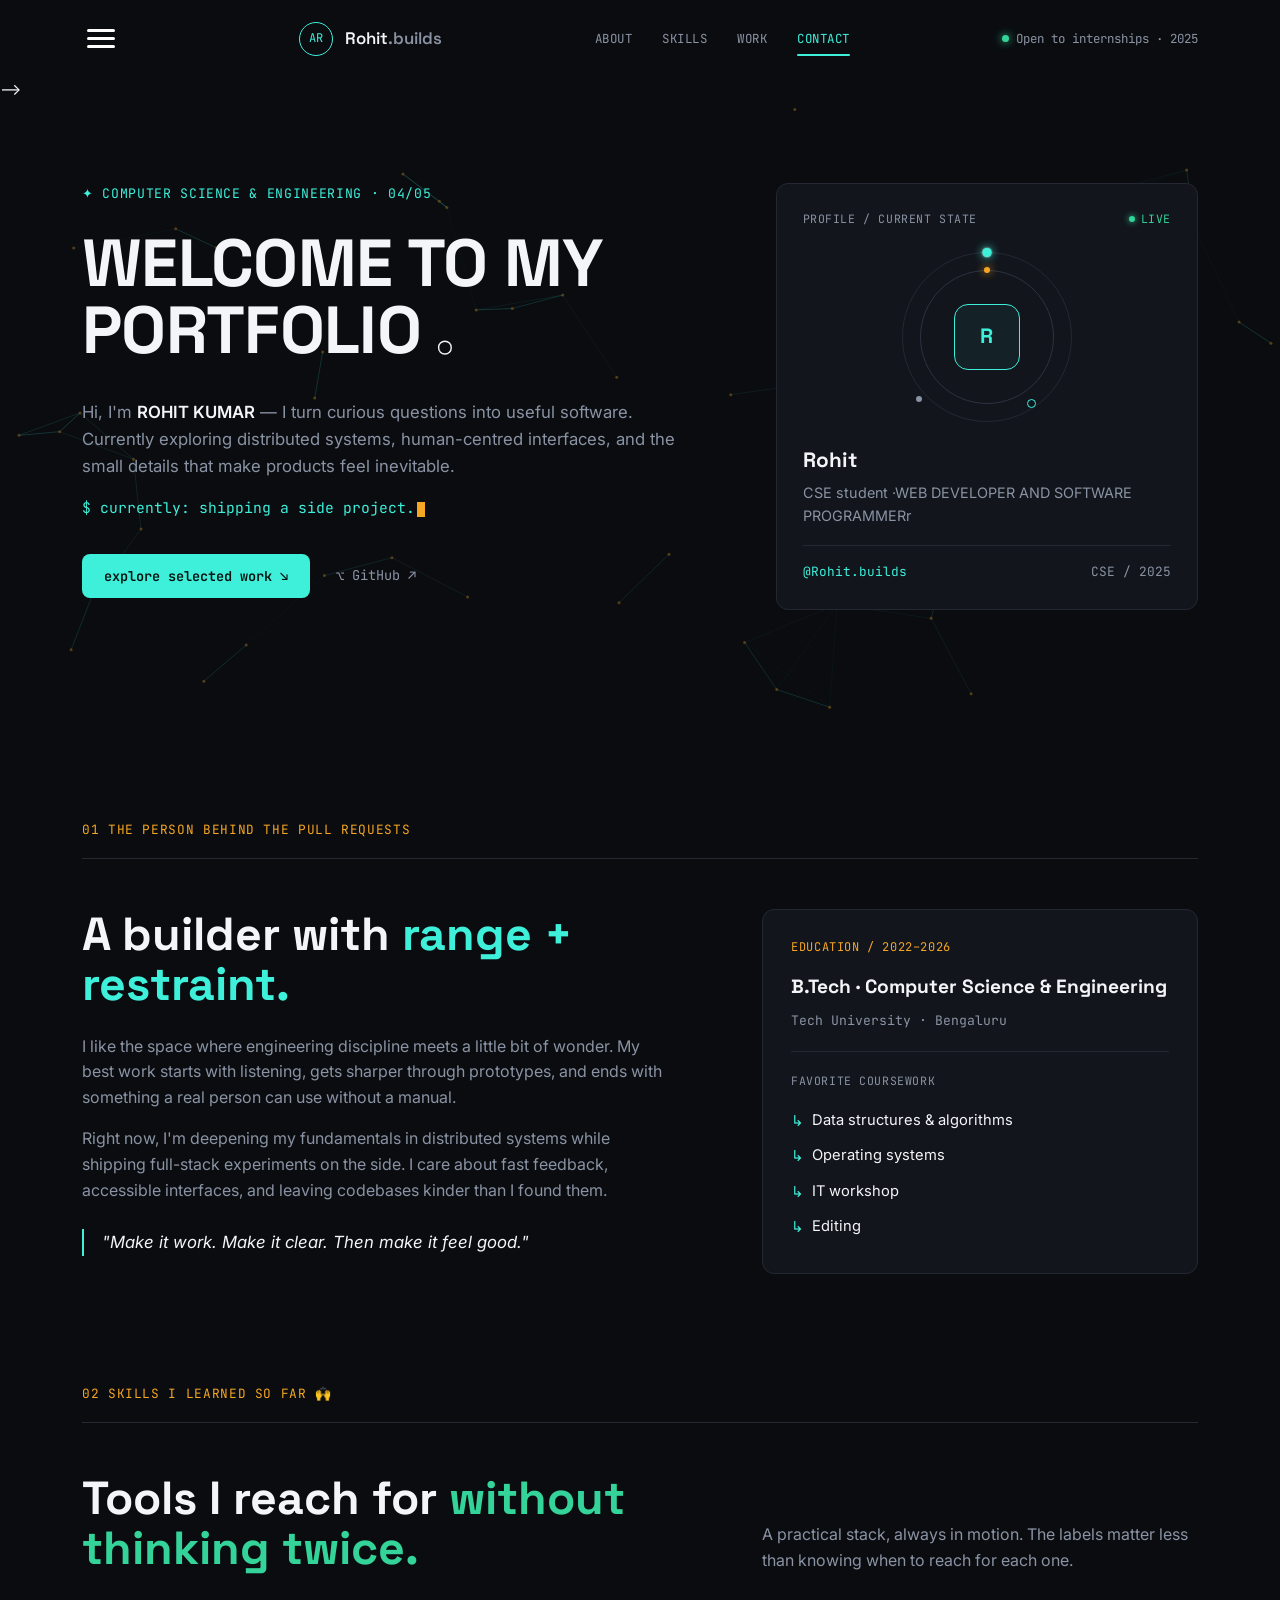
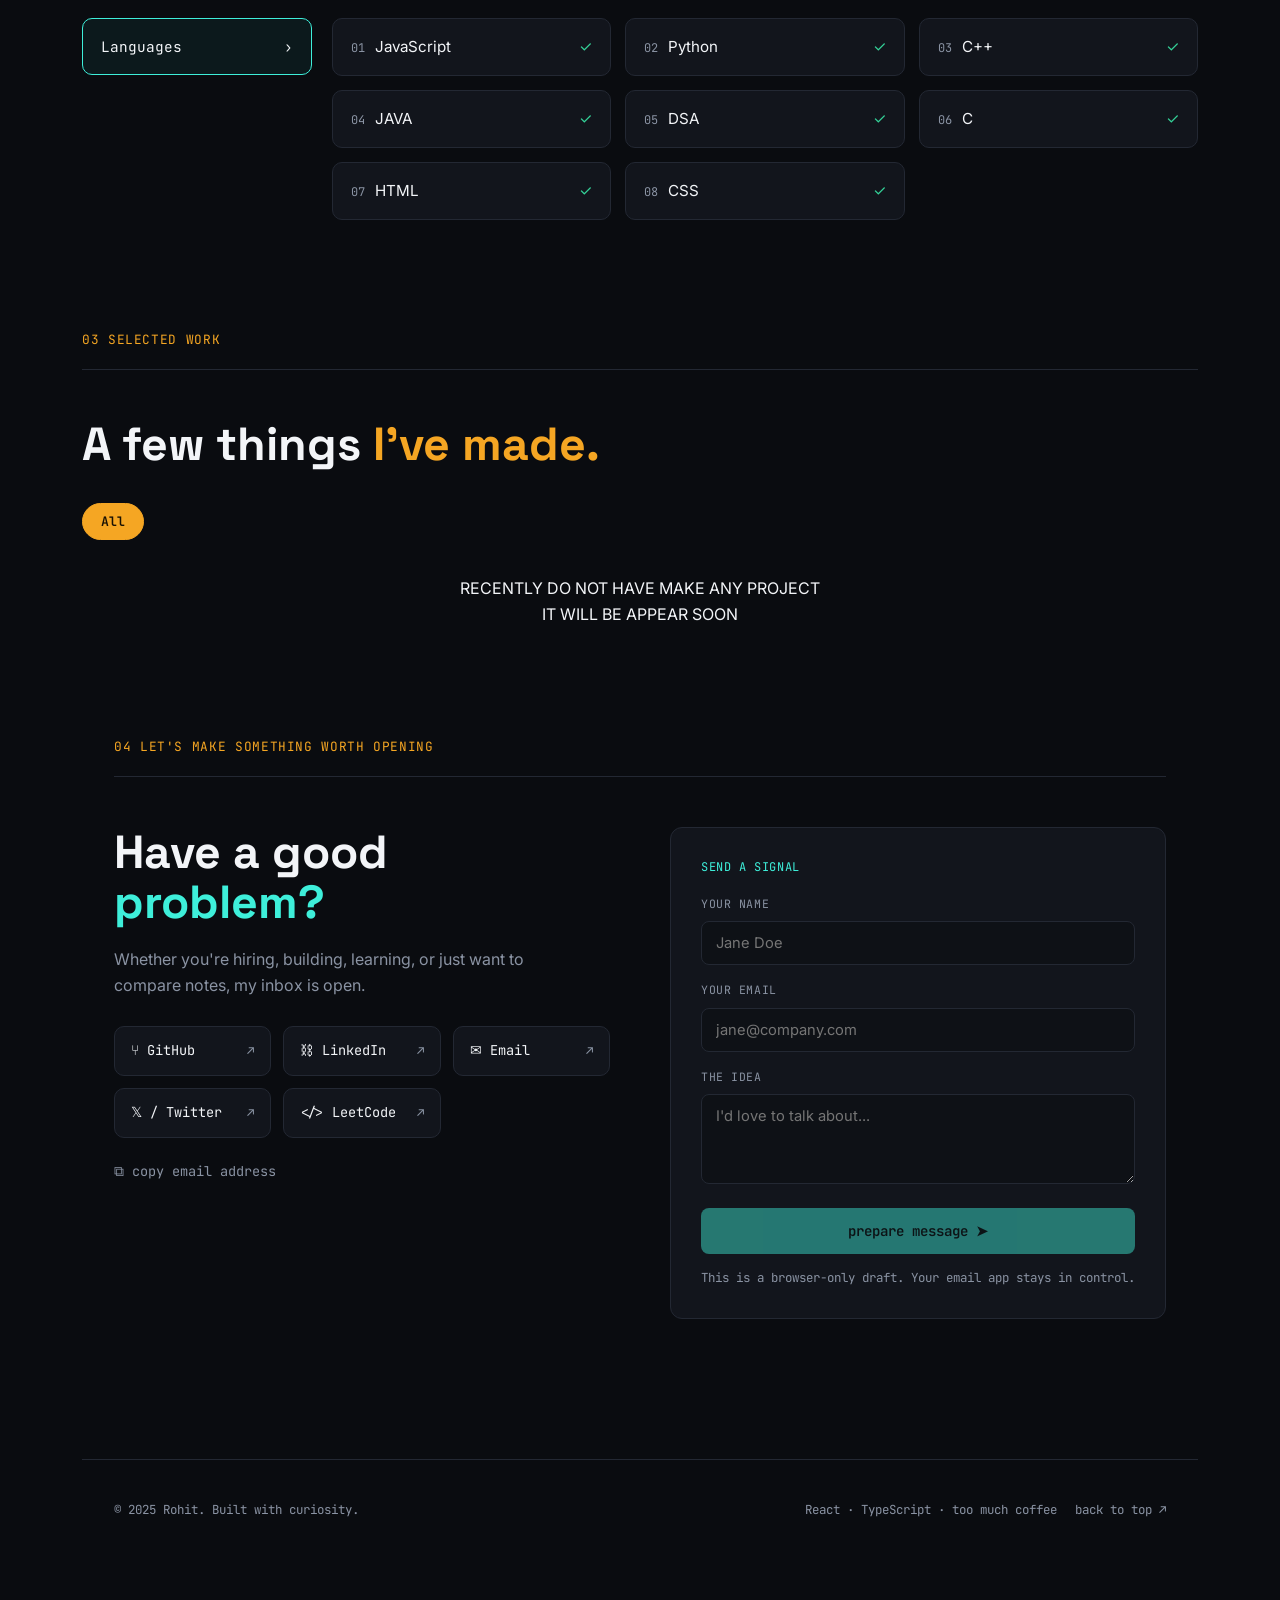
<file: index.html>
<!DOCTYPE html>
<html lang="en">
<head>
<meta charset="UTF-8">
<meta name="viewport" content="width=device-width, initial-scale=1.0">
<title>Rohit kumar— CSE student portfolio</title>
<link rel="preconnect" href="https://fonts.googleapis.com">
<link href="https://fonts.googleapis.com/css2?family=Space+Grotesk:wght@500;600;700&family=Inter:wght@400;500;600&family=JetBrains+Mono:wght@400;500;600&display=swap" rel="stylesheet">
<link rel="Stylesheet" href="index.css">
</head>
<body>

<!-- <div id="toast"></div>
<div class="edit-badge" id="edit-badge">✎ edit mode on — click any dashed text to change it</div> -->





<nav>

  <!-- Hamburger button -->
  <button class="menu-btn" id="menuBtn" type="button" aria-label="Toggle menu">
    <span></span>
    <span></span>
    <span></span>
  </button>

  <div class="nav-left">
    <div class="avatar">AR</div>
    <div class="brand">
      Rohit<span class="dim">.builds</span>
    </div>
  </div>

  <div class="nav-mid">
    <a href="#about" data-nav="about">ABOUT</a>
    <a href="#skills" data-nav="skills">SKILLS</a>
    <a href="#work" data-nav="work">WORK</a>
    <a href="#contact" data-nav="contact">CONTACT</a>
  </div>

  <div class="nav-right">
    <div class="status">
      <span class="dot"></span>
      Open to internships · 2025
    </div>
  </div>

</nav>


<!-- Mobile/side menu -->
<div class="side-menu" id="sideMenu">
  <a href="#about">ABOUT</a>
  <a href="#skills">SKILLS</a>
  <a href="#work">WORK</a>
  <a href="#contact">CONTACT</a>
</div>






<!-- <header class="top">
<!-- Navigation -->
<!-- <header class="navbar">
    <button class="menu-btn" id="menuBtn">
        <span></span>
        <span></span>
        <span></span>
    </button> --> -->


<!-- Side Menu -->
<!-- <nav class="side-menu" id="sideMenu">
    <a href="#home">Home</a>
    <a href="#about">About Me</a>
    <a href="#skills">Skills</a>
    <a href="#projects">Projects</a>
    <a href="#contact">Contact</a>
</nav> -->

  <!-- <nav>
    <div class="nav-left">
      <div class="avatar">AR</div>
      <div class="brand">Rohit<span class="dim">.builds</span></div>
    </div>
    <div class="nav-mid">
      <a href="#about" data-nav="about">ABOUT</a>
      <a href="#skills" data-nav="skills">SKILLS</a>
      <a href="#work" data-nav="work">WORK</a>
      <a href="#contact" data-nav="contact">CONTACT</a>
    </div>
    <div class="nav-right">
      <div class="status"><span class="dot"></span> Open to internships · 2025</div>
      <button class="edit-btn">✎ edit profile</button> -->
    <!-- </div> -->
  

<div id="progress"></div>
<div class="hero-bg-wrap">
<canvas id="netcanvas"></canvas>
<div class="hero">
  <div>
    <div class="eyebrow">✦ COMPUTER SCIENCE &amp; ENGINEERING · 04/05</div>
    <h1>WELCOME TO MY PORTFOLIO <span class="outline">.</span></h1>
    <p class="bio" id="edit-bio">Hi, I'm <b>ROHIT KUMAR</b> — I turn curious questions into useful software. Currently exploring distributed systems, human-centred interfaces, and the small details that make products feel inevitable.</p>
    <p class="typed-line">$ currently: <span id="typed"></span><span class="cursor"></span></p>
    <div class="actions">
      <button class="btn-solid" onclick="document.getElementById('work').scrollIntoView({behavior:'smooth'})">explore selected work ↘</button>
      <a class="link-ghost" href="https://github.com/Rohitrivera" target="_blank" rel="noopener">⌥ GitHub ↗</a>
    </div>
  </div>

  <div>
    <div class="profile-card">
      <div class="pc-head">
        <span>PROFILE / CURRENT STATE</span>
        <span class="live"><span class="dot"></span>LIVE</span>
      </div>
      <div class="ring-wrap" id="ring-wrap">
        <div class="ring r1"></div>
        <div class="ring r2"></div>
        <div class="orbit" id="orbit1"><div class="orbit-dot"></div></div>
        <div class="orbit2" id="orbit2"><div class="orbit2-dot"></div></div>
        <div class="ring-core">R</div>
        <div class="tick t1"></div>
        <div class="tick t2"></div>
      </div>
      <h3 id="edit-name">Rohit </h3>
      <div class="role" id="edit-role">CSE student ·WEB DEVELOPER AND SOFTWARE PROGRAMMERr</div>
      <div class="pc-tagrow">
        <span class="handle">@Rohit.builds</span>
        <span class="yr">CSE / 2025</span>
      </div>
    </div>
   
    </div>
  </div>
</div>
</div>
<!-- 
<div class="terminal-wrap">
  <div class="terminal">
    <div class="term-bar">
      <div class="dots"><span class="r"></span><span class="y"></span><span class="g"></span></div>
      <span class="path">guest@Rohit: ~/portfolio</span>
      <span class="shell-tag">INTERACTIVE SHELL</span>
    </div>
    <div id="term-output">
      <p>welcome, builder. type <span style="color:var(--text)">`help`</span> to see what is available.</p>
    </div>
    <div class="term-input-row">
      <span class="p">guest@Rohit:~$</span>
      <input id="term-input" type="text" autocomplete="off" spellcheck="false" placeholder="type help" aria-label="Terminal input" />
    </div>
  </div>
</div> -->

<section id="about">
  <div class="sec-eyebrow">01 THE PERSON BEHIND THE PULL REQUESTS</div>
  <div class="sec-rule"></div>
  <div class="about-grid reveal">
    <div>
      <h2>A builder with <span class="accent">range + restraint.</span></h2>
      <p id="edit-about-p1">I like the space where engineering discipline meets a little bit of wonder. My best work starts with listening, gets sharper through prototypes, and ends with something a real person can use without a manual.</p>
      <p id="edit-about-p2">Right now, I'm deepening my fundamentals in distributed systems while shipping full-stack experiments on the side. I care about fast feedback, accessible interfaces, and leaving codebases kinder than I found them.</p>
      <blockquote>"Make it work. Make it clear. Then make it feel good."</blockquote>
    </div>
    <div class="edu-card spotlight">
      <span class="tag">EDUCATION / 2022–2026</span>
      <h4 id="edit-edu-degree">B.Tech · Computer Science &amp; Engineering</h4>
      <div class="loc" id="edit-edu-loc">Tech University · Bengaluru</div>
      <div class="cw-label">FAVORITE COURSEWORK</div>
      <ul>
        <li><span class="arrow">↳</span> Data structures &amp; algorithms</li>
        <li><span class="arrow">↳</span> Operating systems</li>
        <li><span class="arrow">↳</span> IT workshop</li>
        <li><span class="arrow">↳</span> Editing </li>
      </ul>
    </div>
  </div>
</section>

<section id="skills">
  <div class="sec-eyebrow">02 SKILLS I LEARNED SO FAR 🙌</div>
  <div class="sec-rule"></div>
  <div class="skills-head reveal">
    <h2>Tools I reach for <span class="accent">without thinking twice.</span></h2>
    <p>A practical stack, always in motion. The labels matter less than knowing when to reach for each one.</p>
  </div>
  <div class="skills-body reveal">
    <div class="tab-list">
      <div class="tab-btn active" data-tab="languages">Languages <span>›</span></div>
    </div>
    <div class="skill-grid" id="skill-grid"></div>
  </div>

  <!-- <div class="consistency-card reveal spotlight">
    <div>
      <div class="cc-label">CONSISTENCY / LAST 12 MONTHS</div>
      <div class="cc-stats">
        <div class="num"><span class="count-num" data-target="1842" data-comma="1">0</span><span>contributions</span></div>
        <div class="num"><span class="count-num" data-target="19">0</span><span>day streak</span></div>
      </div>
      <div class="heatmap" id="heatmap"></div>
      <div class="heat-legend">less <span class="sq" style="background:#182027"></span><span class="sq" style="background:#0f4a3a"></span><span class="sq" style="background:#1d8f6d"></span><span class="sq" style="background:#34D399"></span> more</div>
    </div>
    <div class="cc-right">
      <h3>Small commits. Long arc.</h3>
      <p>Coding is a practice, not a personality trait. I keep showing up and let the graph take care of itself.</p>
    </div>
  </div> -->
</section>

<section id="work">
  <div class="sec-eyebrow">03 SELECTED WORK</div>
  <div class="sec-rule"></div>
  <div class="proj-head reveal">
    <h2>A few things <span class="accent">I've made.</span></h2>
  </div>
  <div class="filter-row reveal">
    <button class="filter-pill active" data-filter="all">All</button>
    <!-- <button class="filter-pill" data-filter="fullstack">Full Stack</button>
    <button class="filter-pill" data-filter="ai">AI &amp; Systems</button>
    <button class="filter-pill" data-filter="mobile">Mobile &amp; Cloud</button>
    <button class="filter-pill" data-filter="opensource">Open Source</button> -->
  </div>
  <P style="text-align: center;">RECENTLY DO NOT HAVE MAKE ANY PROJECT </P>
  <P style="text-align: center;">IT WILL BE APPEAR SOON  </P>

  <!-- <div class="project-grid reveal">
    <div class="project-card" data-cat="fullstack">
      <div class="pc-top">
        <div class="pc-badge">01</div>
        <div class="pc-meta">FULL STACK · 2025<span class="branch">⑂</span></div>
      </div>
      <h3>Signal Room</h3>
      <p>A calm, real-time operations room for teams that need to understand what changed and why.</p>
      <div class="proj-tags"><span>Next.js</span><span>TypeScript</span><span>Postgres</span><span>WebSockets</span></div>
      <div class="proj-links">
        <a href="https://github.com/Rohitrivera/signal-room" target="_blank" rel="noopener">view architecture ↗</a>
        <a class="demo" href="https://signal-room.example.com" target="_blank" rel="noopener">live demo ↗</a>
      </div>
    </div> -->
<!-- 
    <div class="project-card" data-cat="ai">
      <div class="pc-top">
        <div class="pc-badge">02</div>
        <div class="pc-meta">AI &amp; SYSTEMS · 2024<span class="branch">⑂</span></div>
      </div>
      <h3>Atlas AI</h3>
      <p>A visual study companion that turns dense technical notes into linked, memorable concepts.</p>
      <div class="proj-tags"><span>Python</span><span>FastAPI</span><span>React</span><span>Embeddings</span></div>
      <div class="proj-links">
        <a href="https://github.com/Rohitrivera/atlas-ai" target="_blank" rel="noopener">view architecture ↗</a>
        <a class="demo" href="https://atlas-ai.example.com" target="_blank" rel="noopener">live demo ↗</a>
      </div>
    </div> -->

    <!-- <div class="project-card" data-cat="mobile">
      <div class="pc-top">
        <div class="pc-badge">03</div>
        <div class="pc-meta">MOBILE &amp; CLOUD · 2024<span class="branch">⑂</span></div>
      </div>
      <h3>Pulse Cloud</h3>
      <p>A mobile-first habit tracker with a tiny footprint, offline-first state, and thoughtful reminders.</p>
      <div class="proj-tags"><span>React Native</span><span>SQLite</span><span>AWS Lambda</span></div>
      <div class="proj-links">
        <a href="https://github.com/Rohitrivera/pulse-cloud" target="_blank" rel="noopener">view architecture ↗</a>
        <a class="demo" href="https://pulse-cloud.example.com" target="_blank" rel="noopener">live demo ↗</a>
      </div>
    </div>

    <div class="project-card" data-cat="opensource">
      <div class="pc-top">
        <div class="pc-badge">04</div>
        <div class="pc-meta">OPEN SOURCE · 2023<span class="branch">⑂</span></div>
      </div>
      <h3>tiny-queue</h3>
      <p>An open-source priority queue with a clean API, exhaustive tests, and docs for first-time contributors.</p>
      <div class="proj-tags"><span>Go</span><span>Testing</span><span>CLI</span></div>
      <div class="proj-links">
        <a href="https://github.com/Rohitrivera/tiny-queue" target="_blank" rel="noopener">view architecture ↗</a>
        <a class="demo" href="https://pkg.go.dev/tiny-queue" target="_blank" rel="noopener">live demo ↗</a>
      </div>
    </div>
  </div>
</section> -->

<section id="contact">
  <div class="sec-eyebrow">04 LET'S MAKE SOMETHING WORTH OPENING</div>
  <div class="sec-rule"></div>
  <div class="contact-grid reveal">
    <div>
      <h2>Have a good <span class="accent">problem?</span></h2>
      <p id="edit-contact-p">Whether you're hiring, building, learning, or just want to compare notes, my inbox is open.</p>
      <div class="link-pills">
        <a class="link-pill spotlight" href="https://github.com/Rk-obitouchiha" target="_blank" rel="noopener">⑂ GitHub <span class="arrow">↗</span></a>
        <a class="link-pill spotlight" href="https://linkedin.com/in/Rohitrivera" target="_blank" rel="noopener">⛓ LinkedIn <span class="arrow">↗</span></a>
        <a class="link-pill spotlight" href="mailto:Rohit.rivera@example.com">✉ Email <span class="arrow">↗</span></a>
        <a class="link-pill spotlight" href="https://twitter.com/Rohitbuilds" target="_blank" rel="noopener">𝕏 / Twitter <span class="arrow">↗</span></a>
        <a class="link-pill spotlight" href="https://leetcode.com/Rohitrivera" target="_blank" rel="noopener">&lt;/&gt; LeetCode <span class="arrow">↗</span></a>
      </div>
      <button class="copy-email" id="copy-email" data-email="Rohit.rivera@example.com">⧉ copy email address</button>
    </div>

    <div class="contact-form spotlight" id="contact-form">
      <div class="label">SEND A SIGNAL</div>
      <div class="field" id="field-name">
        <label>YOUR NAME</label>
        <input type="text" id="f-name" placeholder="Jane Doe" />
      </div>
      <div class="field" id="field-email">
        <label>YOUR EMAIL</label>
        <input type="email" id="f-email" placeholder="jane@company.com" />
      </div>
      <div class="field" id="field-idea">
        <label>THE IDEA</label>
        <textarea id="f-idea" placeholder="I'd love to talk about..."></textarea>
      </div>
      <button class="submit-btn" id="prepare-btn" disabled>prepare message ➤</button>
      <div class="form-note">This is a browser-only draft. Your email app stays in control.</div>
    </div>
  </div>
</section>

<footer>
  <span>© 2025 Rohit. Built with curiosity.</span>
  <div class="right">
    <span>React · TypeScript · too much coffee</span>
    <a href="#" onclick="window.scrollTo({top:0,behavior:'smooth'});return false;">back to top ↗</a>
  </div>
</footer>

<script>
(function(){
  /* scroll progress bar */
  const progress = document.getElementById('progress');
  window.addEventListener('scroll', () => {
    const h = document.documentElement;
    const pct = (h.scrollTop) / (h.scrollHeight - h.clientHeight) * 100;
    progress.style.width = pct + '%';
  });

  /* typed status line */
  const roles = ['shipping a side project.','Developing skill.','contact for more details','open to internships.'];
  const typedEl = document.getElementById('typed');
  let ri = 0, ci = 0, deleting = false;
  function typeLoop(){
    const word = roles[ri];
    if (!deleting){
      ci++; typedEl.textContent = word.slice(0, ci);
      if (ci === word.length){ deleting = true; setTimeout(typeLoop, 1400); return; }
    } else {
      ci--; typedEl.textContent = word.slice(0, ci);
      if (ci === 0){ deleting = false; ri = (ri+1) % roles.length; }
    }
    setTimeout(typeLoop, deleting ? 35 : 65);
  }
  typeLoop();

  /* animated network background in hero */
  const canvas = document.getElementById('netcanvas');
  const ctx = canvas.getContext('2d');
  let nodes = [];
  function resizeCanvas(){
    const wrap = canvas.parentElement;
    canvas.width = wrap.offsetWidth;
    canvas.height = wrap.offsetHeight;
    const count = Math.floor((canvas.width * canvas.height) / 16000);
    nodes = Array.from({length: count}, () => ({
      x: Math.random()*canvas.width, y: Math.random()*canvas.height,
      vx: (Math.random()-0.5)*0.35, vy: (Math.random()-0.5)*0.35
    }));
  }
  function tickCanvas(){
    ctx.clearRect(0,0,canvas.width,canvas.height);
    nodes.forEach(n => {
      n.x += n.vx; n.y += n.vy;
      if (n.x < 0 || n.x > canvas.width) n.vx *= -1;
      if (n.y < 0 || n.y > canvas.height) n.vy *= -1;
    });
    for (let i=0;i<nodes.length;i++){
      for (let j=i+1;j<nodes.length;j++){
        const dx = nodes[i].x-nodes[j].x, dy = nodes[i].y-nodes[j].y;
        const dist = Math.sqrt(dx*dx+dy*dy);
        if (dist < 120){
          ctx.strokeStyle = `rgba(62,239,218,${1 - dist/120})`;
          ctx.lineWidth = 0.6;
          ctx.beginPath(); ctx.moveTo(nodes[i].x, nodes[i].y); ctx.lineTo(nodes[j].x, nodes[j].y); ctx.stroke();
        }
      }
    }
    ctx.fillStyle = 'rgba(245,166,35,0.7)';
    nodes.forEach(n => { ctx.beginPath(); ctx.arc(n.x,n.y,1.5,0,Math.PI*2); ctx.fill(); });
    requestAnimationFrame(tickCanvas);
  }
  const reduceMotion = window.matchMedia('(prefers-reduced-motion: reduce)').matches;
  window.addEventListener('resize', resizeCanvas);
  resizeCanvas();
  if (!reduceMotion) requestAnimationFrame(tickCanvas);

  /* konami code easter egg */
  const seq = ['ArrowUp','ArrowUp','ArrowDown','ArrowDown','ArrowLeft','ArrowRight','ArrowLeft','ArrowRight','b','a'];
  let pos = 0;
  window.addEventListener('keydown', (e) => {
    const key = e.key.length === 1 ? e.key.toLowerCase() : e.key;
    if (key === seq[pos]) { pos++; } else { pos = (key === seq[0]) ? 1 : 0; }
    if (pos === seq.length){
      pos = 0;
      showToastLater('Achievement unlocked: Konami Master 🎮');
      document.getElementById('term-output') && printLineLater("Achievement unlocked: Konami Master. Have a cookie.");
    }
  });
  function showToastLater(msg){ const t = document.getElementById('toast'); t.textContent = msg; t.classList.add('show'); setTimeout(()=>t.classList.remove('show'),1800); }
  function printLineLater(text){ const out = document.getElementById('term-output'); const p = document.createElement('p'); p.textContent = text; out.appendChild(p); out.scrollTop = out.scrollHeight; }

  /* ---------- owner-only "edit profile" mode ----------
     Change OWNER_PASSCODE before publishing. Only someone who
     enters this passcode can toggle edit mode in their own browser;
     visitors without it always see the read-only page. Saved edits
     are stored in that browser's localStorage only (not shared). */
  // const OWNER_PASSCODE = "Rohitbuilds2026";
  // const EDIT_IDS = ['edit-bio','edit-name','edit-role','edit-about-p1','edit-about-p2','edit-edu-degree','edit-edu-loc','edit-contact-p'];
  // const editBtn = document.querySelector('.edit-btn');
  // const editBadge = document.getElementById('edit-badge');
  // let editing = false;

  // function restoreSavedEdits(){
  //   EDIT_IDS.forEach(id => {
  //     const saved = localStorage.getItem('editable:' + id);
  //     const el = document.getElementById(id);
  //     if (saved !== null && el) el.innerHTML = saved;
  //   });
  // }
  // restoreSavedEdits();

  // function setEditing(on){
  //   editing = on;
  //   EDIT_IDS.forEach(id => {
  //     const el = document.getElementById(id);
  //     if (!el) return;
  //     el.contentEditable = on ? 'true' : 'false';
  //     if (!on) return;
  //     el.addEventListener('blur', function saveHandler(){
  //       localStorage.setItem('editable:' + id, el.innerHTML);
  //     });
  //   });
  //   editBtn.classList.toggle('editing', on);
  //   editBtn.innerHTML = on ? '🔒 lock profile' : '✎ edit profile';
  //   editBadge.classList.toggle('show', on);
  //   if (on) showToast('Edit mode unlocked — changes save to this browser only');
  // }

  // editBtn.addEventListener('click', () => {
  //   if (editing){ setEditing(false); return; }
  //   const attempt = window.prompt('Enter the owner passcode to edit this profile:');
  //   if (attempt === null) return;
  //   if (attempt === OWNER_PASSCODE){ setEditing(true); }
  //   else { showToast('Incorrect passcode — edit mode stays locked'); }
  // });

  /* nav scroll-spy */
  const navLinks = document.querySelectorAll('.nav-mid a');
  const spySections = ['about','skills','work','contact'].map(id => document.getElementById(id)).filter(Boolean);
  const spyIO = new IntersectionObserver((entries) => {
    entries.forEach(e => {
      if (e.isIntersecting){
        navLinks.forEach(a => a.classList.toggle('active', a.dataset.nav === e.target.id));
      }
    });
  }, { rootMargin: '-40% 0px -50% 0px', threshold: 0 });
  spySections.forEach(s => spyIO.observe(s));

  /* spotlight cursor glow */
  document.querySelectorAll('.spotlight').forEach(el => {
    el.addEventListener('mousemove', (e) => {
      const r = el.getBoundingClientRect();
      el.style.setProperty('--mx', (e.clientX - r.left) + 'px');
      el.style.setProperty('--my', (e.clientY - r.top) + 'px');
    });
  });

  /* count-up numbers */
  function animateCount(el){
    const target = parseFloat(el.dataset.target);
    const decimals = parseInt(el.dataset.decimal || '0', 10);
    const pad = parseInt(el.dataset.pad || '0', 10);
    const useComma = el.dataset.comma === '1';
    const suffix = el.dataset.suffix || '';
    const duration = 1200;
    const start = performance.now();
    function frame(now){
      const t = Math.min(1, (now - start) / duration);
      const eased = 1 - Math.pow(1 - t, 3);
      let val = target * eased;
      let text = decimals ? val.toFixed(decimals) : Math.round(val).toString();
      if (pad) text = text.padStart(pad, '0');
      if (useComma) text = Math.round(val).toLocaleString();
      el.textContent = text + suffix;
      if (t < 1) requestAnimationFrame(frame);
    }
    requestAnimationFrame(frame);
  }
  const countIO = new IntersectionObserver((entries) => {
    entries.forEach(e => {
      if (e.isIntersecting){ animateCount(e.target); countIO.unobserve(e.target); }
    });
  }, { threshold: 0.5 });
  document.querySelectorAll('.count-num').forEach(el => countIO.observe(el));

  /* reveal on scroll */
  const io = new IntersectionObserver((entries) => {
    entries.forEach(e => { if (e.isIntersecting) e.target.classList.add('in-view'); });
  }, { threshold: 0.12 });
  document.querySelectorAll('.reveal').forEach(el => io.observe(el));

  /* toast */
  const toast = document.getElementById('toast');
  function showToast(msg){
    if (!toast) return;
    toast.textContent = msg;
    toast.classList.add('show');
    setTimeout(() => toast.classList.remove('show'), 1800);
  }

  /* copy email */
  const copyBtn = document.getElementById('copy-email');
  copyBtn.addEventListener('click', () => {
    const email = copyBtn.dataset.email;
    navigator.clipboard.writeText(email).then(() => showToast('Email copied to clipboard ✓'))
      .catch(() => showToast('Copy failed — email is ' + email));
  });

  /* prepare message -> mailto */
  const nameInput = document.getElementById('f-name');
  const emailInput = document.getElementById('f-email');
  const ideaInput = document.getElementById('f-idea');
  const prepareBtn = document.getElementById('prepare-btn');
  const contactForm = document.getElementById('contact-form');
  const emailRe = /^[^\s@]+@[^\s@]+\.[^\s@]+$/;
  function validateForm(){
    const nameOk = nameInput.value.trim().length > 1;
    const emailOk = emailRe.test(emailInput.value.trim());
    const ideaOk = ideaInput.value.trim().length > 3;
    document.getElementById('field-name').classList.toggle('invalid', nameInput.value.length > 0 && !nameOk);
    document.getElementById('field-email').classList.toggle('invalid', emailInput.value.length > 0 && !emailOk);
    document.getElementById('field-idea').classList.toggle('invalid', ideaInput.value.length > 0 && !ideaOk);
    const allOk = nameOk && emailOk && ideaOk;
    prepareBtn.disabled = !allOk;
    return allOk;
  }
  [nameInput, emailInput, ideaInput].forEach(inp => inp.addEventListener('input', validateForm));

  document.getElementById('prepare-btn').addEventListener('click', () => {
    if (!validateForm()){
      contactForm.classList.remove('shake');
      void contactForm.offsetWidth;
      contactForm.classList.add('shake');
      return;
    }
    const name = document.getElementById('f-name').value || 'there';
    const email = document.getElementById('f-email').value || '';
    const idea = document.getElementById('f-idea').value || '';
    const subject = encodeURIComponent('Let\'s talk — from ' + name);
    const body = encodeURIComponent(idea + (email ? ('\n\n— ' + name + ' (' + email + ')') : ('\n\n— ' + name)));
    window.location.href = `mailto:Rohit.rohit.kumar.kgf.1234@gmail.com?subject=${subject}&body=${body}`;
  });

  /* skills tabs */
  const skillData = {
    languages: [['01','JavaScript'],['02','Python'],['03','C++'],['04','JAVA'],['05','DSA'],['06','C'] ,['07','HTML'],['08','CSS']]
    
  };
  const skillGrid = document.getElementById('skill-grid');
  function renderSkills(tab){
    skillGrid.innerHTML = skillData[tab].map(([idx,name]) =>
      `<div class="skill-item spotlight"><span><span class="idx">${idx}</span>${name}</span><span class="check">✓</span></div>`
    ).join('');
  }
  document.querySelectorAll('.tab-btn').forEach(btn => {
    btn.addEventListener('click', () => {
      document.querySelectorAll('.tab-btn').forEach(b => b.classList.remove('active'));
      btn.classList.add('active');
      renderSkills(btn.dataset.tab);
    });
  });
  renderSkills('languages');

  /* contribution heatmap (only run if the section is enabled) */
  const heatmap = document.getElementById('heatmap');
  if (heatmap) {
    const shades = ['#182027','#0f4a3a','#1d8f6d','#34D399'];
    let html = '';
    for (let i=0;i<96;i++){
      const w = Math.random();
      const shade = w < 0.28 ? shades[0] : w < 0.55 ? shades[1] : w < 0.8 ? shades[2] : shades[3];
      const contributions = w < 0.28 ? 0 : Math.round(w * 14);
      html += `<div class="sq" style="background:${shade}" title="${contributions} contribution${contributions===1?'':'s'}"></div>`;
    }
    heatmap.innerHTML = html;
    heatmap.addEventListener('click', (e) => {
      if (e.target.classList.contains('sq')){
        e.target.classList.remove('pulse');
        void e.target.offsetWidth;
        e.target.classList.add('pulse');
      }
    });
  }

  /* orbiting dot speeds up on hover */
  const ringWrap = document.getElementById('ring-wrap');
  const orbit1 = document.getElementById('orbit1');
  const orbit2 = document.getElementById('orbit2');
  if (ringWrap){
    ringWrap.addEventListener('mouseenter', () => { orbit1.classList.add('fast'); orbit2.classList.add('fast'); });
    ringWrap.addEventListener('mouseleave', () => { orbit1.classList.remove('fast'); orbit2.classList.remove('fast'); });
  }

  /* project card tilt */
  document.querySelectorAll('.project-card').forEach(card => {
    card.style.transformStyle = 'preserve-3d';
    card.addEventListener('mousemove', (e) => {
      const r = card.getBoundingClientRect();
      const x = (e.clientX - r.left) / r.width - 0.5;
      const y = (e.clientY - r.top) / r.height - 0.5;
      card.style.transform = `perspective(700px) rotateY(${x*5}deg) rotateX(${-y*5}deg) translateY(-2px)`;
    });
    card.addEventListener('mouseleave', () => { card.style.transform = ''; });
  });

  /* project filters */
  const filterBtns = document.querySelectorAll('.filter-pill');
  const cards = document.querySelectorAll('.project-card');
  filterBtns.forEach(btn => {
    btn.addEventListener('click', () => {
      filterBtns.forEach(b => b.classList.remove('active'));
      btn.classList.add('active');
      const f = btn.dataset.filter;
      cards.forEach(c => c.classList.toggle('hidden', f !== 'all' && c.dataset.cat !== f));
    });
  });

  /* terminal (only run if the terminal section is enabled) */
  const out = document.getElementById('term-output');
  const input = document.getElementById('term-input');
  if (out && input) {
  const commands = {
    help: () => `available commands:
  about      - who I am
  skills     - what I work with
  projects   - things I've shipped
  contact    - how to reach me
  whoami     - identity check
  sudo       - try it and see
  clear      - clear the screen`,
    about: () => `Rohit Rivera — CSE student, full-stack builder.
Currently deep in distributed systems and human-centred interfaces.`,
    skills: () => `Languages: TypeScript, Python, C++, Go, SQL, Rust
Frontend : React, Next.js, Tailwind, Redux
Systems  : Docker, Kubernetes, Postgres, Redis, Kafka, AWS`,
    projects: () => `01 Signal Room  - real-time ops dashboard (Next.js)
02 Atlas AI     - study companion (Python, FastAPI)
03 Pulse Cloud  - habit tracker (React Native)
04 tiny-queue   - open-source priority queue (Go)`,
    contact: () => `email  : Rohit.rivera@example.com
github : github.com/Rohitrivera
linkedin: linkedin.com/in/Rohitrivera`,
    whoami: () => `guest // viewing Rohit.builds // probably impressed`,
    sudo: () => `permission denied: guest is not in the sudoers file.
this incident will be reported to nobody in particular.`,
  };
  function printLine(text, cls){
    const p = document.createElement('p');
    if (cls) p.className = cls;
    p.textContent = text;
    out.appendChild(p);
    out.scrollTop = out.scrollHeight;
  }
  function runCommand(raw){
    const cmd = raw.trim();
    printLine('guest@Rohit:~$ ' + cmd, 'prompt-line');
    if (!cmd) return;
    const key = cmd.toLowerCase();
    if (key === 'clear'){ out.innerHTML = ''; return; }
    if (commands[key]){ printLine(commands[key]()); }
    else { printLine(`command not found: ${cmd} (type 'help')`); }
  }
  input.addEventListener('keydown', (e) => {
    if (e.key === 'Enter'){ runCommand(input.value); input.value = ''; }
  });
  const terminal = document.querySelector('.terminal');
  if (terminal) terminal.addEventListener('click', () => input.focus());
  }
})();





document.addEventListener("DOMContentLoaded", function () {
    const menuBtn = document.getElementById("menuBtn");
    const sideMenu = document.getElementById("sideMenu");

    if (!menuBtn || !sideMenu) return;

    menuBtn.addEventListener("click", function () {
        menuBtn.classList.toggle("active");
        sideMenu.classList.toggle("active");
    });

    // Close menu when clicking a link
    sideMenu.querySelectorAll("a").forEach(function (link) {
        link.addEventListener("click", function () {
            menuBtn.classList.remove("active");
            sideMenu.classList.remove("active");
        });
    });
});



</script>

</body>
</html>

 <!-- <div class="stat-grid">
      <div class="stat-box spotlight"><div class="num"><span class="count-num" data-target="0">0</span></div><div class="lbl">projects shipped</div></div>
      <div class="stat-box spotlight"><div class="num"><span class="count-num" data-target="0" data-suffix="k" data-decimal="1">0</span></div><div class="lbl">commits logged</div></div>
      <div class="stat-box spotlight"><div class="num"><span class="count-num" data-target="4" data-pad="2">00</span></div><div class="lbl">hackathons</div></div>
      <div class="stat-box spotlight"><div class="num">∞</div><div class="lbl">curious questions</div></div>   -->
</body>
</html>
</file>
<file: index.css>
:root{
    --bg:#0A0C10;
    --bg-2:#0E1116;
    --card:#12151C;
    --card-2:#161A22;
    --line:#232833;
    --text:#F3F5F8;
    --muted:#8A93A3;
    --cyan:#3EEFDA;
    --amber:#F5A623;
    --green:#34D399;
    --radius:12px;
  }
  *{box-sizing:border-box;margin:0;padding:0;}
  html{scroll-behavior:smooth;}
  body{
    background:var(--bg);color:var(--text);
    font-family:'Inter',sans-serif;line-height:1.6;
    -webkit-font-smoothing:antialiased;overflow-x:hidden;
  }
  a{color:inherit;text-decoration:none;}
  .mono{font-family:'JetBrains Mono',monospace;}
  ::selection{background:var(--cyan);color:#0A0C10;}

  #progress{position:fixed;top:0;left:0;height:3px;background:linear-gradient(90deg,var(--cyan),var(--amber));z-index:999;width:0%;}

  .hero-bg-wrap{position:relative;overflow:hidden;}
  #netcanvas{position:absolute;inset:0;width:100%;height:100%;opacity:.45;pointer-events:none;}

  /* ---------- nav ---------- */
  header.top{
    position:sticky;top:0;z-index:50;
    background:rgba(10,12,16,0.85);backdrop-filter:blur(10px);
    border-bottom:1px solid var(--line);
  }
  nav{max-width:1180px;margin:0 auto;display:flex;align-items:center;justify-content:space-between;padding:16px 32px;}
  .nav-left{display:flex;align-items:center;gap:12px;}
  .avatar{
    width:34px;height:34px;border-radius:50%;border:1px solid var(--cyan);
    display:flex;align-items:center;justify-content:center;
    font-family:'JetBrains Mono',monospace;font-size:.75rem;color:var(--cyan);
  }
  .brand{font-family:'Space Grotesk',sans-serif;font-weight:600;font-size:1.05rem;}
  .brand .dim{color:var(--muted);}
  .nav-mid{display:flex;gap:30px;font-family:'JetBrains Mono',monospace;font-size:.78rem;letter-spacing:.04em;color:var(--muted);}
  .nav-mid a:hover{color:var(--text);}
  .nav-right{display:flex;align-items:center;gap:20px;}
  .status{display:flex;align-items:center;gap:7px;font-family:'JetBrains Mono',monospace;font-size:.78rem;color:var(--muted);}
  .status .dot{width:7px;height:7px;border-radius:50%;background:var(--green);box-shadow:0 0 8px var(--green);}
  .edit-btn{
    border:1px solid var(--line);border-radius:8px;padding:9px 16px;
    font-family:'JetBrains Mono',monospace;font-size:.78rem;color:var(--text);
    display:flex;align-items:center;gap:7px;cursor:pointer;background:none;
    transition:border-color .15s ease;
  }
  .edit-btn:hover{border-color:var(--cyan);color:var(--cyan);}
  @media (max-width:900px){ .nav-mid{display:none;} }

  /* ---------- hero ---------- */
  .hero{position:relative;z-index:2;max-width:1180px;margin:0 auto;padding:80px 32px 100px;display:grid;grid-template-columns:1.5fr 1fr;gap:60px;align-items:start;}
  .eyebrow{
    display:flex;align-items:center;gap:8px;
    font-family:'JetBrains Mono',monospace;font-size:.82rem;color:var(--cyan);
    letter-spacing:.05em;margin-bottom:26px;
  }
  .hero h1{
    font-family:'Space Grotesk',sans-serif;font-weight:700;
    font-size:clamp(2.6rem,5.2vw,4.6rem);line-height:1.02;letter-spacing:-0.01em;
  }
  .hero h1 .outline{
    color:transparent;-webkit-text-stroke:1.4px var(--text);
  }
  .hero .bio{margin-top:34px;color:var(--muted);font-size:1.05rem;max-width:56ch;}
  .hero .bio b{color:var(--text);font-weight:600;}
  .hero .typed-line{margin-top:16px;font-family:'JetBrains Mono',monospace;font-size:.92rem;color:var(--cyan);min-height:1.4em;}
  .hero .typed-line .cursor{display:inline-block;width:8px;height:1em;background:var(--amber);vertical-align:text-bottom;margin-left:2px;animation:blink 1s steps(1) infinite;}
  @keyframes blink{50%{opacity:0;}}
  .hero .actions{margin-top:34px;display:flex;align-items:center;gap:26px;flex-wrap:wrap;}
  .btn-solid{
    font-family:'JetBrains Mono',monospace;font-size:.85rem;font-weight:600;
    background:var(--cyan);color:#06110F;border-radius:8px;padding:13px 22px;
    display:inline-flex;align-items:center;gap:8px;cursor:pointer;border:none;transition:opacity .15s ease;
  }
  .btn-solid:hover{opacity:.85;}
  .link-ghost{font-family:'JetBrains Mono',monospace;font-size:.85rem;color:var(--muted);display:inline-flex;align-items:center;gap:6px;transition:color .15s ease;}
  .link-ghost:hover{color:var(--text);}

  /* profile card */
  .profile-card{background:var(--card);border:1px solid var(--line);border-radius:var(--radius);padding:26px;}
  .profile-card .pc-head{display:flex;justify-content:space-between;align-items:center;font-family:'JetBrains Mono',monospace;font-size:.72rem;color:var(--muted);letter-spacing:.05em;margin-bottom:24px;}
  .pc-head .live{display:flex;align-items:center;gap:6px;color:var(--green);}
  .pc-head .live .dot{width:6px;height:6px;border-radius:50%;background:var(--green);box-shadow:0 0 6px var(--green);}
  .ring-wrap{position:relative;width:170px;height:170px;margin:0 auto 22px;}
  .ring{position:absolute;border-radius:50%;border:1px solid var(--line);}
  .ring.r1{inset:0;}
  .ring.r2{inset:18px;border-color:#2c3340;}
  .ring-core{
    position:absolute;inset:52px;border-radius:14px;border:1px solid var(--cyan);
    display:flex;align-items:center;justify-content:center;
    font-family:'Space Grotesk',sans-serif;font-weight:700;font-size:1.3rem;color:var(--cyan);
    background:rgba(62,239,218,0.06);
  }
  .ring-wrap .tick{position:absolute;width:6px;height:6px;border-radius:50%;background:var(--muted);}
  .ring-wrap .tick.t1{bottom:20px;left:14px;}
  .ring-wrap .tick.t2{bottom:14px;right:36px;width:9px;height:9px;border:1px solid var(--cyan);background:none;}
  .orbit{position:absolute;inset:0;animation:orbit-spin 6s linear infinite;transition:animation-duration .3s ease;}
  .orbit.fast{animation-duration:1.4s;}
  .orbit-dot{position:absolute;top:-4px;left:50%;transform:translateX(-50%);width:9px;height:9px;border-radius:50%;background:var(--cyan);box-shadow:0 0 10px var(--cyan),0 0 2px #fff;}
  .orbit2{position:absolute;inset:18px;animation:orbit-spin 9s linear infinite reverse;transition:animation-duration .3s ease;}
  .orbit2.fast{animation-duration:2.2s;}
  .orbit2-dot{position:absolute;top:-3px;left:50%;transform:translateX(-50%);width:6px;height:6px;border-radius:50%;background:var(--amber);box-shadow:0 0 8px var(--amber);}
  @keyframes orbit-spin{from{transform:rotate(0deg);}to{transform:rotate(360deg);}}
  .profile-card h3{font-family:'Space Grotesk',sans-serif;font-size:1.3rem;margin-bottom:4px;}
  .profile-card .role{color:var(--muted);font-size:.9rem;margin-bottom:18px;}
  .pc-tagrow{display:flex;justify-content:space-between;align-items:center;border-top:1px solid var(--line);padding-top:16px;font-family:'JetBrains Mono',monospace;font-size:.8rem;}
  .pc-tagrow .handle{color:var(--cyan);}
  .pc-tagrow .yr{color:var(--muted);}
  .stat-grid{display:grid;grid-template-columns:1fr 1fr;gap:14px;margin-top:16px;}
  .stat-box{background:var(--card);border:1px solid var(--line);border-radius:10px;padding:18px;}
  .stat-box .num{font-family:'Space Grotesk',sans-serif;font-size:1.7rem;font-weight:700;}
  .stat-box .lbl{color:var(--muted);font-size:.78rem;margin-top:4px;}

  /* ---------- terminal ---------- */
  .terminal-wrap{max-width:1180px;margin:0 auto;padding:0 32px;}
  .terminal{background:#0C0F14;border:1px solid var(--line);border-radius:var(--radius);overflow:hidden;font-family:'JetBrains Mono',monospace;font-size:.88rem;}
  .term-bar{display:flex;align-items:center;justify-content:space-between;padding:12px 16px;border-bottom:1px solid var(--line);}
  .term-bar .dots{display:flex;gap:7px;}
  .term-bar .dots span{width:10px;height:10px;border-radius:50%;}
  .term-bar .dots .r{background:#FF5F57;} .term-bar .dots .y{background:#FEBC2E;} .term-bar .dots .g{background:#28C840;}
  .term-bar .path{color:var(--muted);font-size:.8rem;}
  .term-bar .shell-tag{color:var(--muted);font-size:.72rem;letter-spacing:.06em;}
  #term-output{padding:20px;min-height:70px;}
  #term-output p{margin-bottom:8px;white-space:pre-wrap;color:var(--muted);}
  #term-output .prompt-line{color:var(--green);}
  .term-input-row{display:flex;align-items:center;gap:8px;padding:14px 20px;border-top:1px solid var(--line);}
  .term-input-row .p{color:var(--green);}
  #term-input{flex:1;background:none;border:none;outline:none;color:var(--text);font-family:'JetBrains Mono',monospace;font-size:.88rem;}

  /* ---------- sections ---------- */
  section{max-width:1180px;margin:0 auto;padding:110px 32px 0;}
  section:last-of-type{padding-bottom:60px;}
  .sec-eyebrow{font-family:'JetBrains Mono',monospace;font-size:.8rem;color:var(--amber);letter-spacing:.05em;margin-bottom:18px;}
  .sec-rule{border-bottom:1px solid var(--line);margin-bottom:50px;}
  .reveal{opacity:0;transform:translateY(16px);transition:opacity .6s ease,transform .6s ease;}
  .reveal.in-view{opacity:1;transform:translateY(0);}

  /* about */
  .about-grid{display:grid;grid-template-columns:1.4fr 1fr;gap:70px;align-items:start;}
  .about-grid h2{font-family:'Space Grotesk',sans-serif;font-weight:700;font-size:clamp(2rem,4vw,2.9rem);line-height:1.08;margin-bottom:24px;}
  .about-grid h2 .accent{color:var(--cyan);}
  .about-grid p{color:var(--muted);margin-bottom:16px;max-width:58ch;}
  blockquote{border-left:2px solid var(--cyan);padding-left:18px;margin-top:26px;font-style:italic;color:var(--text);font-size:1.05rem;}
  .edu-card{background:var(--card);border:1px solid var(--line);border-radius:var(--radius);padding:28px;}
  .edu-card .tag{font-family:'JetBrains Mono',monospace;font-size:.75rem;color:var(--amber);letter-spacing:.05em;margin-bottom:14px;display:block;}
  .edu-card h4{font-family:'Space Grotesk',sans-serif;font-size:1.2rem;margin-bottom:8px;}
  .edu-card .loc{color:var(--muted);font-family:'JetBrains Mono',monospace;font-size:.82rem;padding-bottom:20px;border-bottom:1px solid var(--line);margin-bottom:20px;}
  .edu-card .cw-label{font-family:'JetBrains Mono',monospace;font-size:.72rem;color:var(--muted);letter-spacing:.05em;margin-bottom:12px;}
  .edu-card ul{list-style:none;}
  .edu-card li{display:flex;align-items:center;gap:8px;color:var(--text);font-size:.92rem;padding:6px 0;}
  .edu-card li .arrow{color:var(--cyan);font-family:'JetBrains Mono',monospace;}

  /* skills */
  .skills-head{display:grid;grid-template-columns:1.4fr 1fr;gap:70px;margin-bottom:44px;}
  .skills-head h2{font-family:'Space Grotesk',sans-serif;font-weight:700;font-size:clamp(2rem,4vw,2.9rem);line-height:1.08;}
  .skills-head h2 .accent{color:var(--green);}
  .skills-head p{color:var(--muted);align-self:end;}
  .skills-body{display:grid;grid-template-columns:230px 1fr;gap:20px;}
  .tab-list{display:flex;flex-direction:column;gap:8px;}
  .tab-btn{
    display:flex;align-items:center;justify-content:space-between;
    background:var(--card);border:1px solid var(--line);border-radius:10px;
    padding:16px 18px;font-family:'JetBrains Mono',monospace;font-size:.9rem;color:var(--muted);
    cursor:pointer;transition:all .15s ease;
  }
  .tab-btn.active{border-color:var(--cyan);color:var(--text);background:rgba(62,239,218,0.06);}
  .tab-btn:hover{color:var(--text);}
  .skill-grid{display:grid;grid-template-columns:1fr 1fr 1fr;gap:14px;align-content:start;}
  .skill-item{
    background:var(--card);border:1px solid var(--line);border-radius:10px;
    padding:16px 18px;display:flex;align-items:center;justify-content:space-between;font-size:.95rem;
  }
  .skill-item .idx{font-family:'JetBrains Mono',monospace;color:var(--muted);font-size:.75rem;margin-right:10px;}
  .skill-item .check{color:var(--green);}
  @media (max-width:760px){ .skill-grid{grid-template-columns:1fr 1fr;} }

  .consistency-card{margin-top:36px;background:var(--card);border:1px solid var(--line);border-radius:var(--radius);padding:30px;display:grid;grid-template-columns:1fr 1.3fr;gap:40px;align-items:center;}
  .consistency-card .cc-label{font-family:'JetBrains Mono',monospace;font-size:.75rem;color:var(--cyan);letter-spacing:.05em;margin-bottom:16px;}
  .cc-stats{display:flex;gap:34px;margin-bottom:20px;}
  .cc-stats .num{font-family:'Space Grotesk',sans-serif;font-weight:700;font-size:1.9rem;}
  .cc-stats .num span{font-size:.85rem;color:var(--muted);font-weight:400;margin-left:6px;}
  .heatmap{display:grid;grid-template-columns:repeat(24,1fr);gap:4px;}
  .heatmap .sq{width:100%;padding-top:100%;border-radius:2px;}
  .heat-legend{display:flex;justify-content:flex-end;align-items:center;gap:6px;margin-top:10px;font-family:'JetBrains Mono',monospace;font-size:.7rem;color:var(--muted);}
  .heat-legend .sq{width:8px;height:8px;border-radius:2px;}
  .cc-right h3{font-family:'Space Grotesk',sans-serif;font-size:1.3rem;margin-bottom:10px;}
  .cc-right p{color:var(--muted);font-size:.92rem;}
  @media (max-width:800px){ .consistency-card{grid-template-columns:1fr;} }

  /* projects */
  .proj-head h2{font-family:'Space Grotesk',sans-serif;font-weight:700;font-size:clamp(2rem,4vw,2.9rem);line-height:1.06;margin-bottom:34px;}
  .proj-head h2 .accent{color:var(--amber);}
  .filter-row{display:flex;gap:10px;flex-wrap:wrap;margin-bottom:36px;}
  .filter-pill{font-family:'JetBrains Mono',monospace;font-size:.82rem;padding:9px 18px;border-radius:999px;border:1px solid var(--line);background:var(--card);color:var(--muted);cursor:pointer;transition:all .15s ease;}
  .filter-pill.active{background:var(--amber);border-color:var(--amber);color:#1a1204;font-weight:600;}
  .filter-pill:hover{color:var(--text);}
  .project-grid{display:grid;grid-template-columns:1fr 1fr;gap:24px;}
  .project-card{background:var(--card);border:1px solid var(--line);border-radius:var(--radius);padding:26px;transition:border-color .15s ease,transform .12s ease;}
  .project-card:hover{border-color:var(--cyan);transform:translateY(-2px);}
  .project-card.hidden{display:none;}
  .pc-top{display:flex;justify-content:space-between;align-items:flex-start;margin-bottom:22px;}
  .pc-badge{width:32px;height:32px;border-radius:8px;border:1px solid var(--line);display:flex;align-items:center;justify-content:center;font-family:'JetBrains Mono',monospace;font-size:.78rem;}
  .pc-meta{text-align:right;font-family:'JetBrains Mono',monospace;font-size:.72rem;color:var(--muted);letter-spacing:.04em;}
  .pc-meta .branch{margin-left:8px;color:var(--muted);}
  .project-card h3{font-family:'Space Grotesk',sans-serif;font-size:1.4rem;margin-bottom:12px;}
  .project-card p{color:var(--muted);font-size:.94rem;margin-bottom:18px;}
  .proj-tags{display:flex;flex-wrap:wrap;gap:8px;margin-bottom:22px;}
  .proj-tags span{font-family:'JetBrains Mono',monospace;font-size:.72rem;color:var(--text);background:var(--card-2);border:1px solid var(--line);padding:5px 11px;border-radius:999px;}
  .proj-links{display:flex;justify-content:space-between;border-top:1px solid var(--line);padding-top:16px;font-family:'JetBrains Mono',monospace;font-size:.82rem;}
  .proj-links a{color:var(--muted);}
  .proj-links a.demo{color:var(--cyan);}
  .proj-links a:hover{color:var(--text);}
  @media (max-width:800px){ .project-grid{grid-template-columns:1fr;} }

  /* contact */
  .contact-grid{display:grid;grid-template-columns:1fr 1fr;gap:60px;align-items:start;}
  .contact-grid h2{font-family:'Space Grotesk',sans-serif;font-weight:700;font-size:clamp(2rem,4vw,2.9rem);line-height:1.08;margin-bottom:20px;}
  .contact-grid h2 .accent{color:var(--cyan);}
  .contact-grid p{color:var(--muted);margin-bottom:28px;max-width:46ch;}
  .link-pills{display:grid;grid-template-columns:1fr 1fr 1fr;gap:12px;margin-bottom:20px;}
  .link-pill{display:flex;align-items:center;justify-content:space-between;gap:8px;background:var(--card);border:1px solid var(--line);border-radius:10px;padding:13px 16px;font-family:'JetBrains Mono',monospace;font-size:.85rem;cursor:pointer;transition:border-color .15s ease;}
  .link-pill:hover{border-color:var(--cyan);}
  .link-pill .arrow{color:var(--muted);font-size:.78rem;}
  .copy-email{display:inline-flex;align-items:center;gap:8px;font-family:'JetBrains Mono',monospace;font-size:.85rem;color:var(--muted);cursor:pointer;background:none;border:none;}
  .copy-email:hover{color:var(--text);}
  @media (max-width:700px){ .link-pills{grid-template-columns:1fr 1fr;} .contact-grid{grid-template-columns:1fr;} }

  .contact-form{background:var(--card);border:1px solid var(--line);border-radius:var(--radius);padding:30px;}
  .contact-form .label{font-family:'JetBrains Mono',monospace;font-size:.75rem;color:var(--cyan);letter-spacing:.05em;margin-bottom:18px;}
  .field{margin-bottom:16px;}
  .field label{display:block;font-family:'JetBrains Mono',monospace;font-size:.72rem;color:var(--muted);letter-spacing:.05em;margin-bottom:8px;}
  .field input, .field textarea{
    width:100%;background:var(--bg-2);border:1px solid var(--line);border-radius:8px;
    padding:12px 14px;color:var(--text);font-family:'Inter',sans-serif;font-size:.92rem;outline:none;
    transition:border-color .15s ease;resize:vertical;
  }
  .field input:focus, .field textarea:focus{border-color:var(--cyan);}
  .field textarea{min-height:90px;}
  .submit-btn{
    width:100%;background:var(--cyan);color:#06110F;border:none;border-radius:8px;padding:14px;
    font-family:'JetBrains Mono',monospace;font-size:.88rem;font-weight:600;cursor:pointer;
    display:flex;align-items:center;justify-content:center;gap:8px;transition:opacity .15s ease;
  }
  .submit-btn:hover{opacity:.86;}
  .form-note{text-align:center;color:var(--muted);font-size:.78rem;margin-top:14px;font-family:'JetBrains Mono',monospace;}

  footer{max-width:1180px;margin:0 auto;padding:40px 32px 50px;display:flex;justify-content:space-between;align-items:center;border-top:1px solid var(--line);margin-top:80px;font-family:'JetBrains Mono',monospace;font-size:.78rem;color:var(--muted);flex-wrap:wrap;gap:10px;}
  footer .right{display:flex;align-items:center;gap:18px;}

  #toast{position:fixed;bottom:24px;left:50%;transform:translateX(-50%) translateY(20px);background:var(--card);color:var(--text);font-family:'JetBrains Mono',monospace;font-size:.85rem;padding:12px 20px;border:1px solid var(--cyan);border-radius:8px;opacity:0;pointer-events:none;transition:all .25s ease;z-index:1000;}
  #toast.show{opacity:1;transform:translateX(-50%) translateY(0);}

  @media (max-width:900px){
    .hero{grid-template-columns:1fr;}
    .about-grid,.skills-head,.skills-body{grid-template-columns:1fr;}
  }
  /* ---------- extra interactivity ---------- */
  .nav-mid a{position:relative;transition:color .15s ease;}
  .nav-mid a.active{color:var(--cyan);}
  .nav-mid a.active::after{content:"";position:absolute;left:0;right:0;bottom:-8px;height:2px;background:var(--cyan);border-radius:2px;}

  .spotlight{position:relative;overflow:hidden;}
  .spotlight::before{
    content:"";position:absolute;inset:0;border-radius:inherit;pointer-events:none;
    background:radial-gradient(220px circle at var(--mx,50%) var(--my,50%), rgba(62,239,218,0.14), transparent 62%);
    opacity:0;transition:opacity .25s ease;
  }
  .spotlight:hover::before{opacity:1;}

  .edu-card, .stat-box, .skill-item, .link-pill, .consistency-card, .contact-form{transition:border-color .2s ease, transform .2s ease;}
  .edu-card:hover, .stat-box:hover{border-color:var(--cyan);transform:translateY(-2px);}
  .skill-item{transition:border-color .15s ease, transform .15s ease;}
  .skill-item:hover{border-color:var(--green);transform:translateY(-2px);}
  .link-pill:hover{transform:translateY(-2px);}
  blockquote{transition:border-color .2s ease, padding-left .2s ease;cursor:default;}
  blockquote:hover{border-color:var(--amber);padding-left:22px;}

  .heatmap .sq{cursor:pointer;transition:transform .12s ease, box-shadow .12s ease;}
  .heatmap .sq:hover{transform:scale(1.5);box-shadow:0 0 10px rgba(62,239,218,0.5);z-index:2;position:relative;}
  @keyframes sq-pulse{0%{box-shadow:0 0 0 0 rgba(62,239,218,0.6);}100%{box-shadow:0 0 0 10px rgba(62,239,218,0);}}
  .heatmap .sq.pulse{animation:sq-pulse .5s ease;}

  .count-num{font-variant-numeric:tabular-nums;}

  .field.invalid input, .field.invalid textarea{border-color:#e0655f;}
  @keyframes shake{10%,90%{transform:translateX(-2px);}20%,80%{transform:translateX(3px);}30%,50%,70%{transform:translateX(-5px);}40%,60%{transform:translateX(5px);}}
  .contact-form.shake{animation:shake .4s ease;}
  .submit-btn:disabled{opacity:.45;cursor:not-allowed;}

  .filter-pill:active, .tab-btn:active{transform:scale(.95);}

  [contenteditable="true"]{outline:1px dashed var(--cyan);outline-offset:6px;border-radius:4px;cursor:text;}
  [contenteditable="true"]:focus{outline:1px solid var(--cyan);background:rgba(62,239,218,0.05);}
  .edit-btn.editing{border-color:var(--amber);color:var(--amber);}
  .edit-badge{
    position:fixed;bottom:24px;right:24px;z-index:1000;
    background:var(--card);border:1px solid var(--amber);border-radius:8px;
    padding:10px 16px;font-family:'JetBrains Mono',monospace;font-size:.78rem;color:var(--amber);
    display:none;align-items:center;gap:8px;
  }
  .edit-badge.show{display:flex;}

  :focus-visible{outline:2px solid var(--cyan);outline-offset:2px;}


.menu-btn {
  width: 45px;
  height: 45px;

  background: transparent;
  border: none;

  display: flex;
  flex-direction: column;
  justify-content: center;
  gap: 5px;

  cursor: pointer;

  padding: 5px;
  margin-right: 20px;

  z-index: 2000;
}

.menu-btn span {
  width: 28px;
  height: 3px;

  background: white;
  border-radius: 3px;

  display: block;

  transition: 0.3s ease;
}


/* ☰ → X */

.menu-btn.active span:nth-child(1) {
  transform: translateY(8px) rotate(45deg);
}

.menu-btn.active span:nth-child(2) {
  opacity: 0;
}

.menu-btn.active span:nth-child(3) {
  transform: translateY(-8px) rotate(-45deg);
}


/* SIDE MENU */

.side-menu {
  position: fixed;

  top: 64px;
  left: -270px;

  width: 270px;
  height: calc(100vh - 64px);

  background: #101217;

  border-right: 1px solid #252930;

  z-index: 1500;

  transition: left 0.3s ease;
}

.side-menu.active {
  left: 0;
}

.side-menu a {
  display: block;

  padding: 20px 25px;

  color: white;
  text-decoration: none;

  border-bottom: 1px solid #252930;

  transition: 0.2s;
}

.side-menu a:hover {
  color: #00e5d4;
  background: #181b21;
}
</file>
